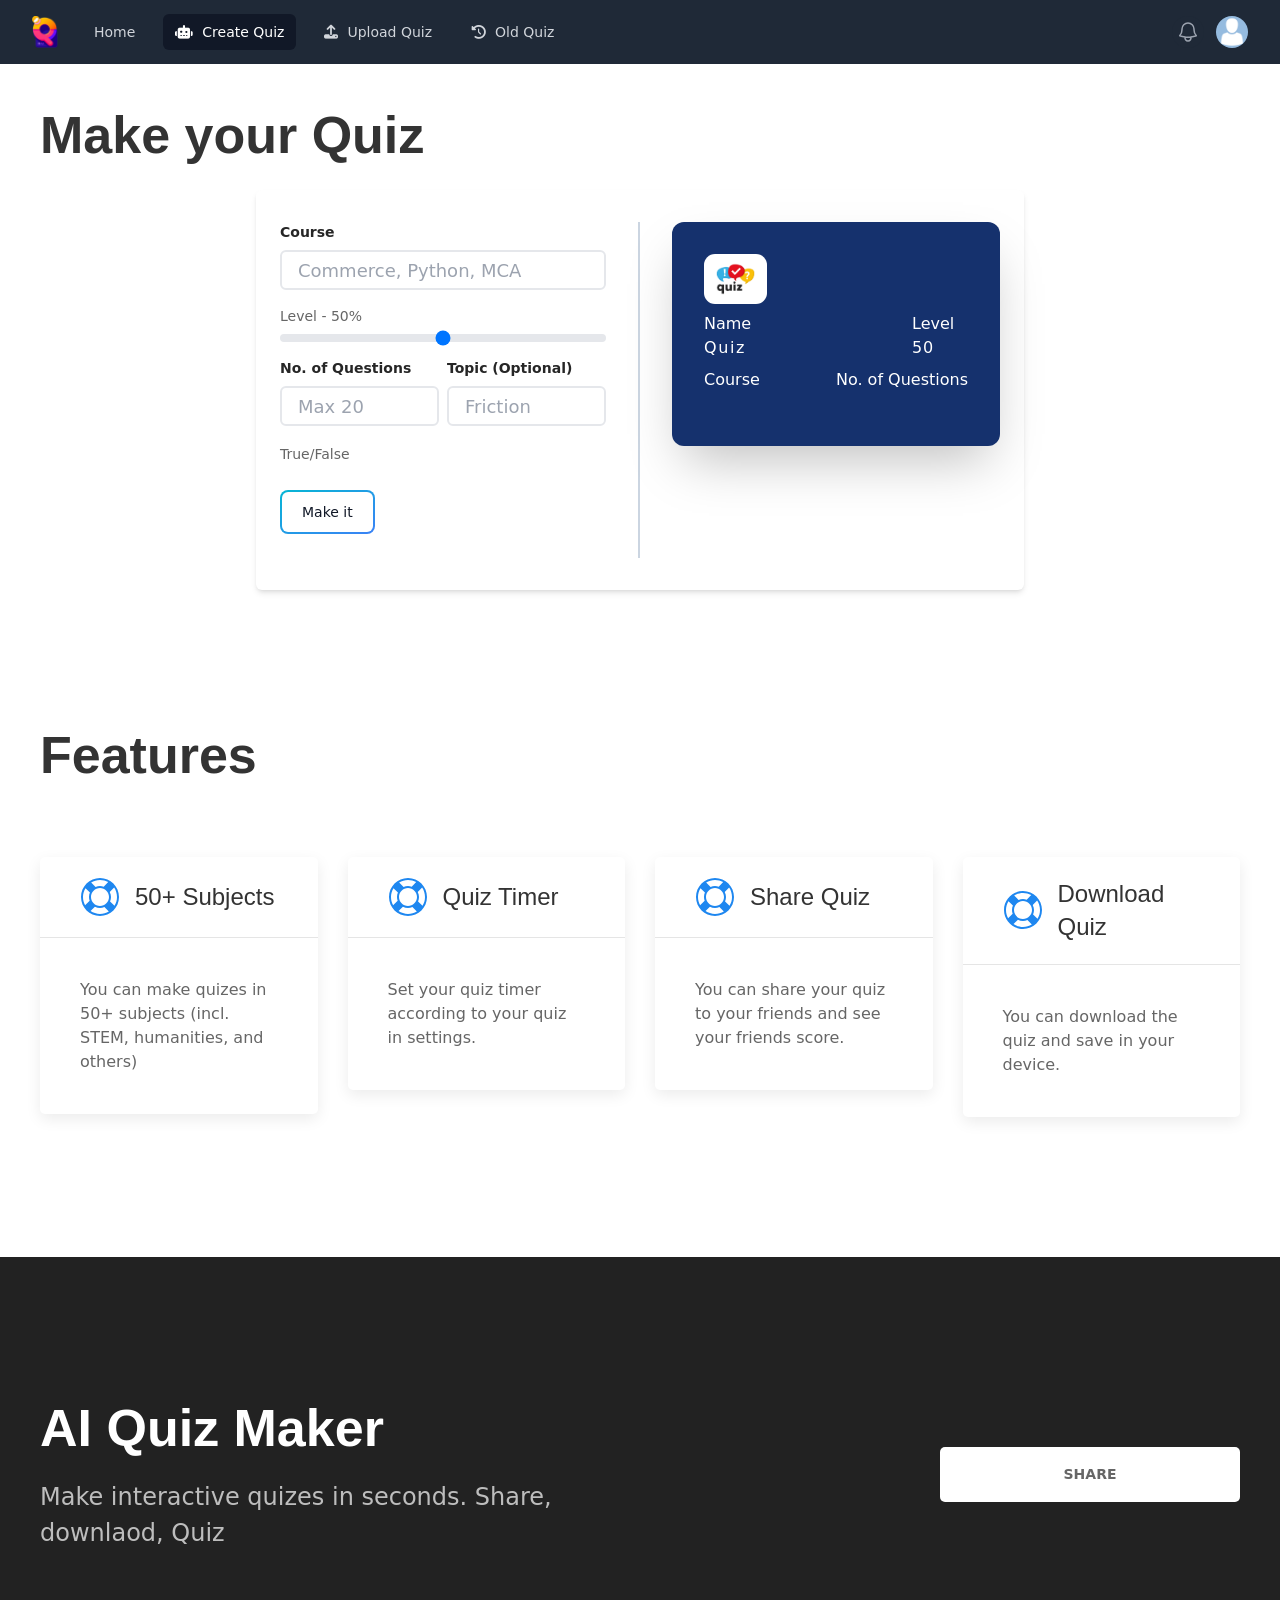
<file: templates/create.html>
<html lang="en">

<head>
    <meta charset="UTF-8">
    <meta name="viewport" content="width=device-width, initial-scale=1.0">
    <link rel="icon" type="image/png" href="/static/images/favicon.png">

    <!-- UIkit CSS -->
    <link rel="stylesheet" href="/static/css/uikit.css">
    <link rel="stylesheet" href="https://cdnjs.cloudflare.com/ajax/libs/font-awesome/6.4.2/css/all.min.css">

    <link rel="stylesheet" href="/static/css/tailwindcss.css">


    <!-- Meta Tags -->

    <!-- Primary Meta Tags -->
    <title>AI Quiz Maker — Create interactive quizzes.</title>
    <meta name="robots" content="index, follow">
    <meta name="title"
        content="AI Quiz Maker — Create interactive quizzes that inhance your studys to another level." />

    <meta name="keywords"
        content="ai quiz maker, quiz maker, interactive quizzes, quizzes for teachers, quizzes for students">
    <meta name="description"
        content="Make your own quiz with our Free AI online quiz maker. Just enter Class & Subject. Adjust your level." />
    <meta name='Classification' content='Education'>



    <!-- Open Graph / Facebook -->
    <meta property="og:type" content="website" />
    <meta property="og:title"
        content="AI Quiz Maker — Create interactive quizzes that inhance your studys to another level." />
    <meta property="og:description"
        content="Make your own quiz with our Free AI online quiz maker. Just enter Class & Subject. Adjust your level." />
    <meta property="og:image" content="/static/images/home.png" />
    <meta property="og:type" content="website">
    <meta property="og:site_name" content="AI Quiz Maker">
    <meta name="apple-mobile-web-app-capable" content="yes">
    <meta name="apple-mobile-web-app-status-bar-style" content="white">
    <meta name="theme-color" content="#ffffff">
    <meta name="format-detection" content="telephone=no">
    <meta name='coverage' content='Worldwide'>
    <meta name='distribution' content='Global'>


    <!-- Twitter -->
    <meta property="twitter:card" content="summary_large_image" />
    <meta property="twitter:title"
        content="AI Quiz Maker — Create interactive quizzes that inhance your studys to another level." />
    <meta property="twitter:description"
        content="Make your own quiz with our Free AI online quiz maker. Just enter Class & Subject. Adjust your level." />
    <meta property="twitter:image" content="/static/images/home.png" />

    <!-- Icons -->
    <link rel="apple-touch-icon" sizes="180x180" href="/static/icons/apple-touch-icon.png">
    <link rel="icon" type="image/png" sizes="32x32" href="/static/icons/favicon-32x32.png">
    <link rel="icon" type="image/png" sizes="16x16" href="/static/icons/favicon-16x16.png">
    <link rel="manifest" href="/static/icons/site.webmanifest">
    <link rel="mask-icon" href="/static/icons/safari-pinned-tab.svg" color="#5bbad5">
    <link rel="shortcut icon" href="/static/icons/favicon.ico">
    <meta name="msapplication-TileColor" content="#9f00a7">
    <meta name="msapplication-config" content="/static/icons/browserconfig.xml">


<body>
    <!-- Start Header -->
    <nav class="bg-gray-800">
        <div class="mx-auto max-w-7xl px-2 sm:px-6 lg:px-8">
            <div class="relative flex h-16 items-center justify-between">
                <div class="absolute inset-y-0 left-0 flex items-center sm:hidden">
                    <!-- Mobile menu button-->
                    <button type="button"
                        class="relative inline-flex items-center justify-center rounded-md p-2 text-gray-400 hover:bg-gray-700 hover:text-white focus:outline-none focus:ring-2 focus:ring-inset focus:ring-white"
                        onclick="toggle_nav()" aria-controls="mobile-menu" aria-expanded="false">
                        <span class="absolute -inset-0.5"></span>
                        <span class="sr-only">Open main menu</span>
                        <!--
                  Icon when menu is closed.
      
                  Menu open: "hidden", Menu closed: "block"
                -->
                        <svg class="block h-6 w-6" fill="none" viewBox="0 0 24 24" stroke-width="1.5"
                            stroke="currentColor" aria-hidden="true">
                            <path stroke-linecap="round" stroke-linejoin="round"
                                d="M3.75 6.75h16.5M3.75 12h16.5m-16.5 5.25h16.5" />
                        </svg>
                        <!--
                  Icon when menu is open.
      
                  Menu open: "block", Menu closed: "hidden"
                -->
                        <svg class="hidden h-6 w-6" fill="none" viewBox="0 0 24 24" stroke-width="1.5"
                            stroke="currentColor" aria-hidden="true">
                            <path stroke-linecap="round" stroke-linejoin="round" d="M6 18L18 6M6 6l12 12" />
                        </svg>
                    </button>
                </div>
                <div class="flex flex-1 items-center justify-center sm:items-stretch sm:justify-start">
                    <div class="flex flex-shrink-0 items-center">
                        <img class="h-8 w-auto" src="/static/images/favicon.png" alt="AI Quiz Maker logo">
                    </div>
                    <div class="hidden sm:ml-6 sm:block">
                        <div class="flex space-x-4">
                            <!-- Current: "bg-gray-900 text-white", Default: "text-gray-300 hover:bg-gray-700 hover:text-white" -->
                            <a href="/"
                                class="text-gray-300 hover:bg-gray-700 hover:text-white rounded-md px-3 py-2 text-sm font-medium"
                                aria-current="page">Home</a>
                            <a href="#makequiz" class="bg-gray-900 text-white rounded-md px-3 py-2 text-sm font-medium"
                                onclick="event.preventDefault();document.getElementById('makequiz').scrollIntoView({ behavior: 'smooth' });">
                                <i class="fa-solid fa-robot"></i>&ThickSpace; Create Quiz</a>
                            <input type="file" id="jsonFile" name="jsonFile" oninput="uploadFile()" accept=".json"
                                style="position: fixed;visibility: hidden;">
                            <a href="#makequiz"
                                class="text-gray-300 hover:bg-gray-700 hover:text-white rounded-md px-3 py-2 text-sm font-medium"
                                onclick="event.preventDefault();document.getElementById('jsonFile').click()">
                                <i class="fas fa-upload"></i>&ThickSpace; Upload Quiz

                            </a>
                            <a href="http://127.0.0.1:5000/old-quiz"
                                class="text-gray-300 hover:bg-gray-700 hover:text-white rounded-md px-3 py-2 text-sm font-medium">
                                <i class="fa-solid fa-clock-rotate-left"></i>&ThickSpace; Old Quiz

                            </a>
                            <!-- <a href="#setting"
                                class="text-gray-300 hover:bg-gray-700 hover:text-white rounded-md px-3 py-2 text-sm font-medium">
                                <i class="fas fa-gear"></i>&ThickSpace; Settings

                            </a> -->

                        </div>
                    </div>
                </div>
                <div class="absolute inset-y-0 right-0 flex items-center pr-2 sm:static sm:inset-auto sm:ml-6 sm:pr-0">

                    <button type="button"
                        class="relative rounded-full bg-gray-800 p-1 text-gray-400 hover:text-white focus:outline-none focus:ring-2 focus:ring-white focus:ring-offset-2 focus:ring-offset-gray-800">
                        <span class="absolute -inset-1.5"></span>
                        <span class="sr-only">View notifications</span>
                        <svg class="h-6 w-6" fill="none" viewBox="0 0 24 24" stroke-width="1.5" stroke="currentColor"
                            aria-hidden="true">
                            <path stroke-linecap="round" stroke-linejoin="round"
                                d="M14.857 17.082a23.848 23.848 0 005.454-1.31A8.967 8.967 0 0118 9.75v-.7V9A6 6 0 006 9v.75a8.967 8.967 0 01-2.312 6.022c1.733.64 3.56 1.085 5.455 1.31m5.714 0a24.255 24.255 0 01-5.714 0m5.714 0a3 3 0 11-5.714 0" />
                        </svg>
                    </button>

                    <!-- Profile dropdown -->
                    <div class="relative ml-3" onclick="toggle_user()">
                        <div>
                            <button type="button"
                                class="relative flex rounded-full bg-gray-800 text-sm focus:outline-none focus:ring-2 focus:ring-white focus:ring-offset-2 focus:ring-offset-gray-800"
                                id="user-menu-button" aria-expanded="false" aria-haspopup="true">
                                <span class="absolute -inset-1.5"></span>
                                <span class="sr-only">Open user menu</span>
                                <img class="h-8 w-8 rounded-full" src="/static/images/avatar-1577909_1280.webp" alt="">
                            </button>

                        </div>

                        <!--
                  Dropdown menu, show/hide based on menu state.
      
                  Entering: "transition ease-out duration-100"
                    From: "transform opacity-0 scale-95"
                    To: "transform opacity-100 scale-100"
                  Leaving: "transition ease-in duration-75"
                    From: "transform opacity-100 scale-100"
                    To: "transform opacity-0 scale-95"
                -->
                        <div class="absolute right-0 z-10 mt-2 w-48 origin-top-right rounded-md bg-white py-1 shadow-lg ring-1 ring-black ring-opacity-5 focus:outline-none"
                            role="menu" aria-orientation="vertical" aria-labelledby="user-menu-button" tabindex="-1"
                            id="user-bar" style="display: none;">
                            <!-- Active: "bg-gray-100", Not Active: "" -->
                            <a href="/old-quiz" class="block px-4 py-2 text-sm text-gray-700" role="menuitem" tabindex="-1"
                                id="user-menu-item-0">Your Quiz</a>

                        </div>
                    </div>
                </div>
            </div>
        </div>

        <!-- Mobile menu, show/hide based on menu state. -->
        <div class="sm:hidden" id="mobile-menu" style="display: none;">
            <div class="space-y-1 px-2 pb-3 pt-2">
                <!-- Current: "bg-gray-900 text-white", Default: "text-gray-300 hover:bg-gray-700 hover:text-white" -->
                <a href="/"
                    class="text-gray-300 hover:bg-gray-700 hover:text-white block rounded-md px-3 py-2 text-base font-medium">Home</a>
                <a href="" class="bg-gray-900 text-white block rounded-md px-3 py-2 text-base font-medium"
                    onclick="event.preventDefault();document.getElementById('makequiz').scrollIntoView({ behavior: 'smooth' });"
                    aria-current="page">Create
                    Quiz</a>
                <a href=""
                    class="text-gray-300 hover:bg-gray-700 hover:text-white block rounded-md px-3 py-2 text-base font-medium"
                    onclick="event.preventDefault();document.getElementById('jsonFile').click()">
                    <i class="fas fa-upload"></i>&ThickSpace; Upload Quiz

                </a>
                <a href="/old-quiz"
                    class="text-gray-300 hover:bg-gray-700 hover:text-white block rounded-md px-3 py-2 text-base font-medium">
                    <i class="fa-solid fa-clock-rotate-left"></i>&ThickSpace; Old Quiz

                </a>
                <!-- <a href="#"
                    class="text-gray-300 hover:bg-gray-700 hover:text-white block rounded-md px-3 py-2 text-base font-medium"><i
                        class="fas fa-gear"></i>&ThickSpace; Settings

                </a> -->
            </div>
        </div>
    </nav>



    <!-- Start Features -->
    <section id="makequiz">
        <div class="uk-container">
            <div class="uk-grid-medium uk-child-width-1-2@s uk-margin-medium-top uk-grid uk-grid-stack" uk-grid="">
                <div class="uk-first-column">
                    <h2 class="uk-text-bold uk-heading-small">Make your Quiz</h2>
                </div>

            </div>
            <!-- component -->
            <style>
                .crediCard.seeBack {
                    transform: rotateY(-180deg);
                }
            </style>
            <main class="flex flex-col items-center justify-between p-6 lg:p-14">
                <div
                    class="bg-white w-full max-w-3xl mx-auto px-4 lg:px-6 py-8 shadow-md rounded-md flex flex-col lg:flex-row">
                    <div class="w-full lg:w-1/2 lg:pr-8 lg:border-r-2 lg:border-slate-300">
                        <form action="" onsubmit="event.preventDefault();create()">
                            <div class="mb-4">
                                <label class="text-neutral-800 font-bold text-sm mb-2 block">Course</label>
                                <input id="subject" type="text" oninput="chk_c()"
                                    class="flex h-10 w-full rounded-md border-2 bg-background px-4 py-1.5 text-lg ring-offset-background placeholder:text-muted-foreground focus-visible:outline-none focus-visible:border-purple-600 focus-visible:ring-ring focus-visible:ring-offset-2 disabled:cursor-not-allowed disabled:opacity-50 undefined"
                                    placeholder="Commerce, Python, MCA" value="" />
                            </div>
                            <div class="mb-4">

                                <label for="default-range"
                                    class="block mb-2 text-sm font-medium text-black-900 dark:text-black" id="lp">Level
                                    -
                                    50%</label>
                                <input id="level" type="range" value="50"
                                    oninput="chk_c();document.getElementById('lp').innerText = `Level - ${document.getElementById('level').value}%`"
                                    class="w-full h-2 bg-gray-200 rounded-lg appearance-none cursor-pointer dark:bg-gray-700">

                            </div>
                            <div class="flex gap-x-2 mb-4">
                                <div class="block">
                                    <label class="text-neutral-800 font-bold text-sm mb-2 block">No. of
                                        Questions</label>
                                    <input id="question" type="number"
                                        class="flex h-10 w-full rounded-md border-2 bg-background px-4 py-1.5 text-lg ring-offset-background placeholder:text-muted-foreground focus-visible:outline-none focus-visible:border-purple-600 focus-visible:ring-ring focus-visible:ring-offset-2 disabled:cursor-not-allowed disabled:opacity-50 undefined"
                                        placeholder="Max 20" oninput="chk_c()" value="" />
                                </div>
                                <div class="block">
                                    <label class="text-neutral-800 font-bold text-sm mb-2 block">Topic
                                        (Optional)</label>
                                    <input id="chapter" type="text"
                                        class="flex h-10 w-full rounded-md border-2 bg-background px-4 py-1.5 text-lg ring-offset-background placeholder:text-muted-foreground focus-visible:outline-none focus-visible:border-purple-600 focus-visible:ring-ring focus-visible:ring-offset-2 disabled:cursor-not-allowed disabled:opacity-50 undefined"
                                        placeholder="Friction" oninput="chk_c()" value="" />
                                </div>
                            </div>
                            <div class="mb-4" style="display: none;">
                                <label class="text-neutral-800 font-bold text-sm mb-2 block">Specify a quiz name</label>
                                <input id="name" type="text"
                                    class="flex h-10 w-full rounded-md border-2 bg-background px-4 py-1.5 text-lg ring-offset-background placeholder:text-muted-foreground focus-visible:outline-none focus-visible:border-purple-600 focus-visible:ring-ring focus-visible:ring-offset-2 disabled:cursor-not-allowed disabled:opacity-50 undefined"
                                    placeholder="MyQuiz1" value="Quiz" oninput="chk_c()" />
                            </div>
                            <label class="inline-flex items-center cursor-pointer">
                                <input type="checkbox" value="" class="sr-only peer" id="trueFalse">
                                <div
                                    class="relative w-11 h-6 bg-gray-200 peer-focus:outline-none peer-focus:ring-4 peer-focus:ring-blue-300 rounded-full peer-checked:after:translate-x-full after:content-[''] after:absolute after:top-[2px] after:start-[2px] after:bg-white after:border-gray-300 after:border after:rounded-full after:h-5 after:w-5 after:transition-all peer-checked:bg-blue-600">
                                </div>
                                <span class="ms-3 text-sm font-medium text-black">True/False</span>
                            </label>
                            <br>
                            <br>
                            <button type="submit"
                                id="generate-quiz"
                                class="relative inline-flex items-center justify-center p-0.5 mb-2 me-2 overflow-hidden text-sm font-medium text-gray-900 rounded-lg group bg-gradient-to-br from-cyan-500 to-blue-500 group-hover:from-cyan-500 group-hover:to-blue-500 hover:text-white dark:text-white focus:ring-4 focus:outline-none focus:ring-cyan-200 dark:focus:ring-cyan-800">
                                <span
                                    class="relative px-5 py-2.5 transition-all ease-in duration-75 bg-white dark:bg-gray-900 rounded-md group-hover:bg-opacity-0">
                                    Make it
                                </span>
                            </button>
                            <p id="generation-error" role="alert" hidden class="mt-2 text-sm text-red-600"></p>
                        </form>
                    </div>

                    <div class="w-full lg:w-1/2 lg:pl-8">
                        <div class="w-full max-w-sm h-56" style="perspective: 1000px">
                            <div id="creditCard"
                                class="relative crediCard cursor-pointer transition-transform duration-500"
                                style="transform-style: preserve-3d">
                                <div class="w-full h-56 m-auto rounded-xl text-white shadow-2xl absolute"
                                    style="backface-visibility: hidden;background-color: rgb(21, 49, 109);">
                                    <!-- <img src="/static/images/neon.jpeg"
                                        class="relative object-cover w-full h-full rounded-xl" /> -->
                                    <div class="w-full px-8 absolute top-8">
                                        <div class="text-right">
                                            <img src="/static/images/quiz.webp"
                                                style="height: 50px; border-radius: 11px;" alt="">
                                        </div>

                                        <div class="pt-2 flex justify-between">
                                            <div>
                                                <p class="font-light">Name</p>
                                                <p id="name_l" class="font-medium tracking-widest h-6">
                                                    Quiz1
                                                </p>
                                            </div>
                                            <div>
                                                <p class="font-dark">Level</p>
                                                <p id="level_l" class="font-medium tracking-wider h-6 w-14">
                                                    50%
                                                </p>
                                            </div>
                                        </div>
                                        <div class="pt-2 flex justify-between">
                                            <div>
                                                <p class="font-light">Course</p>
                                                <p id="subject_l" class="font-medium tracking-widest h-6">
                                                    Hindi
                                                </p>
                                            </div>
                                            <div>
                                                <p class="font-dark">No. of Questions</p>
                                                <p id="question_l" class="font-medium tracking-wider h-6 w-14">
                                                    0
                                                </p>
                                            </div>
                                        </div>
                                    </div>
                                </div>
                                <div class="w-full h-56 m-auto absolute"
                                    style="backface-visibility: hidden; transform: rotateY(180deg)">

                                    <div id="rq1">
                                        <div id="rq1-1"
                                            class="flex items-center w-full max-w-xs p-4 space-x-4 rtl:space-x-reverse text-gray-500 bg-white divide-x rtl:divide-x-reverse divide-gray-200 rounded-lg shadow dark:text-gray-400 dark:divide-gray-700 space dark:bg-gray-800"
                                            role="alert">
                                            <div role="status">
                                                <svg aria-hidden="true"
                                                    class="inline w-10 h-10text-gray-200 animate-spin dark:text-gray-600 fill-blue-600"
                                                    viewBox="0 0 100 101" fill="none"
                                                    xmlns="http://www.w3.org/2000/svg">
                                                    <path
                                                        d="M100 50.5908C100 78.2051 77.6142 100.591 50 100.591C22.3858 100.591 0 78.2051 0 50.5908C0 22.9766 22.3858 0.59082 50 0.59082C77.6142 0.59082 100 22.9766 100 50.5908ZM9.08144 50.5908C9.08144 73.1895 27.4013 91.5094 50 91.5094C72.5987 91.5094 90.9186 73.1895 90.9186 50.5908C90.9186 27.9921 72.5987 9.67226 50 9.67226C27.4013 9.67226 9.08144 27.9921 9.08144 50.5908Z"
                                                        fill="currentColor" />
                                                    <path
                                                        d="M93.9676 39.0409C96.393 38.4038 97.8624 35.9116 97.0079 33.5539C95.2932 28.8227 92.871 24.3692 89.8167 20.348C85.8452 15.1192 80.8826 10.7238 75.2124 7.41289C69.5422 4.10194 63.2754 1.94025 56.7698 1.05124C51.7666 0.367541 46.6976 0.446843 41.7345 1.27873C39.2613 1.69328 37.813 4.19778 38.4501 6.62326C39.0873 9.04874 41.5694 10.4717 44.0505 10.1071C47.8511 9.54855 51.7191 9.52689 55.5402 10.0491C60.8642 10.7766 65.9928 12.5457 70.6331 15.2552C75.2735 17.9648 79.3347 21.5619 82.5849 25.841C84.9175 28.9121 86.7997 32.2913 88.1811 35.8758C89.083 38.2158 91.5421 39.6781 93.9676 39.0409Z"
                                                        fill="currentFill" />
                                                </svg>
                                                <span class="sr-only">Loading...</span>
                                            </div>
                                            <div class="ps-4 text-sm font-normal">Sending request to server...</div>
                                        </div>
                                        <div id="rq1-2" style="display: none;"
                                            class="flex items-center w-full max-w-xs p-4 space-x-4 rtl:space-x-reverse text-gray-500 bg-white divide-x rtl:divide-x-reverse divide-gray-200 rounded-lg shadow dark:text-gray-400 dark:divide-gray-700 space dark:bg-gray-800"
                                            role="alert">
                                            <div role="status">
                                                <img src="/static/images/checked.png" style="height: 30px;">
                                                <span class="sr-only">Loading...</span>
                                            </div>
                                            <div class="ps-4 text-sm font-normal">Request successfully send!</div>
                                        </div>
                                        <br>
                                    </div>
                                    <div id="rq2" style="display: none;">

                                        <div id="rq2-1"
                                            class="flex items-center w-full max-w-xs p-4 space-x-4 rtl:space-x-reverse text-gray-500 bg-white divide-x rtl:divide-x-reverse divide-gray-200 rounded-lg shadow dark:text-gray-400 dark:divide-gray-700 space dark:bg-gray-800"
                                            role="alert">
                                            <div role="status">
                                                <svg aria-hidden="true"
                                                    class="inline w-10 h-10text-gray-200 animate-spin dark:text-gray-600 fill-blue-600"
                                                    viewBox="0 0 100 101" fill="none"
                                                    xmlns="http://www.w3.org/2000/svg">
                                                    <path
                                                        d="M100 50.5908C100 78.2051 77.6142 100.591 50 100.591C22.3858 100.591 0 78.2051 0 50.5908C0 22.9766 22.3858 0.59082 50 0.59082C77.6142 0.59082 100 22.9766 100 50.5908ZM9.08144 50.5908C9.08144 73.1895 27.4013 91.5094 50 91.5094C72.5987 91.5094 90.9186 73.1895 90.9186 50.5908C90.9186 27.9921 72.5987 9.67226 50 9.67226C27.4013 9.67226 9.08144 27.9921 9.08144 50.5908Z"
                                                        fill="currentColor" />
                                                    <path
                                                        d="M93.9676 39.0409C96.393 38.4038 97.8624 35.9116 97.0079 33.5539C95.2932 28.8227 92.871 24.3692 89.8167 20.348C85.8452 15.1192 80.8826 10.7238 75.2124 7.41289C69.5422 4.10194 63.2754 1.94025 56.7698 1.05124C51.7666 0.367541 46.6976 0.446843 41.7345 1.27873C39.2613 1.69328 37.813 4.19778 38.4501 6.62326C39.0873 9.04874 41.5694 10.4717 44.0505 10.1071C47.8511 9.54855 51.7191 9.52689 55.5402 10.0491C60.8642 10.7766 65.9928 12.5457 70.6331 15.2552C75.2735 17.9648 79.3347 21.5619 82.5849 25.841C84.9175 28.9121 86.7997 32.2913 88.1811 35.8758C89.083 38.2158 91.5421 39.6781 93.9676 39.0409Z"
                                                        fill="currentFill" />
                                                </svg>
                                                <span class="sr-only">Loading...</span>
                                            </div>
                                            <div class="ps-4 text-sm font-normal">Proccessing your request...</div>
                                        </div>

                                        <div id="rq2-2" style="display: none;"
                                            class="flex items-center w-full max-w-xs p-4 space-x-4 rtl:space-x-reverse text-gray-500 bg-white divide-x rtl:divide-x-reverse divide-gray-200 rounded-lg shadow dark:text-gray-400 dark:divide-gray-700 space dark:bg-gray-800"
                                            role="alert">
                                            <div role="status">
                                                <img src="/static/images/checked.png" style="height: 30px;">

                                                <span class="sr-only">Loading...</span>
                                            </div>
                                            <div class="ps-4 text-sm font-normal">Request proccessed successfully.</div>
                                        </div>

                                    </div>
                                    <br>
                                    <div id="rq3" style="display: none;">

                                        <div id="rq3-1"
                                            class="flex items-center w-full max-w-xs p-4 space-x-4 rtl:space-x-reverse text-gray-500 bg-white divide-x rtl:divide-x-reverse divide-gray-200 rounded-lg shadow dark:text-gray-400 dark:divide-gray-700 space dark:bg-gray-800"
                                            role="alert">
                                            <div role="status">
                                                <svg aria-hidden="true"
                                                    class="inline w-10 h-10text-gray-200 animate-spin dark:text-gray-600 fill-blue-600"
                                                    viewBox="0 0 100 101" fill="none"
                                                    xmlns="http://www.w3.org/2000/svg">
                                                    <path
                                                        d="M100 50.5908C100 78.2051 77.6142 100.591 50 100.591C22.3858 100.591 0 78.2051 0 50.5908C0 22.9766 22.3858 0.59082 50 0.59082C77.6142 0.59082 100 22.9766 100 50.5908ZM9.08144 50.5908C9.08144 73.1895 27.4013 91.5094 50 91.5094C72.5987 91.5094 90.9186 73.1895 90.9186 50.5908C90.9186 27.9921 72.5987 9.67226 50 9.67226C27.4013 9.67226 9.08144 27.9921 9.08144 50.5908Z"
                                                        fill="currentColor" />
                                                    <path
                                                        d="M93.9676 39.0409C96.393 38.4038 97.8624 35.9116 97.0079 33.5539C95.2932 28.8227 92.871 24.3692 89.8167 20.348C85.8452 15.1192 80.8826 10.7238 75.2124 7.41289C69.5422 4.10194 63.2754 1.94025 56.7698 1.05124C51.7666 0.367541 46.6976 0.446843 41.7345 1.27873C39.2613 1.69328 37.813 4.19778 38.4501 6.62326C39.0873 9.04874 41.5694 10.4717 44.0505 10.1071C47.8511 9.54855 51.7191 9.52689 55.5402 10.0491C60.8642 10.7766 65.9928 12.5457 70.6331 15.2552C75.2735 17.9648 79.3347 21.5619 82.5849 25.841C84.9175 28.9121 86.7997 32.2913 88.1811 35.8758C89.083 38.2158 91.5421 39.6781 93.9676 39.0409Z"
                                                        fill="currentFill" />
                                                </svg>
                                                <span class="sr-only">Loading...</span>
                                            </div>
                                            <div class="ps-4 text-sm font-normal">Getting response.</div>
                                        </div>

                                        <div id="rq3-2" style="display: none;"
                                            class="flex items-center w-full max-w-xs p-4 space-x-4 rtl:space-x-reverse text-gray-500 bg-white divide-x rtl:divide-x-reverse divide-gray-200 rounded-lg shadow dark:text-gray-400 dark:divide-gray-700 space dark:bg-gray-800"
                                            role="alert">
                                            <div role="status">
                                                <img src="/static/images/checked.png" style="height: 30px;">

                                                <span class="sr-only">Loading...</span>
                                            </div>
                                            <div class="ps-4 text-sm font-normal">Response get successfully.</div>
                                        </div>
                                        <br>
                                    </div>
                                    <br>
                                    <div id="rq4" style="display: none;">

                                        <div id="rq4-1"
                                            class="flex items-center w-full max-w-xs p-4 space-x-4 rtl:space-x-reverse text-gray-500 bg-white divide-x rtl:divide-x-reverse divide-gray-200 rounded-lg shadow dark:text-gray-400 dark:divide-gray-700 space dark:bg-gray-800"
                                            role="alert">
                                            <div role="status">
                                                <svg aria-hidden="true"
                                                    class="inline w-10 h-10text-gray-200 animate-spin dark:text-gray-600 fill-blue-600"
                                                    viewBox="0 0 100 101" fill="none"
                                                    xmlns="http://www.w3.org/2000/svg">
                                                    <path
                                                        d="M100 50.5908C100 78.2051 77.6142 100.591 50 100.591C22.3858 100.591 0 78.2051 0 50.5908C0 22.9766 22.3858 0.59082 50 0.59082C77.6142 0.59082 100 22.9766 100 50.5908ZM9.08144 50.5908C9.08144 73.1895 27.4013 91.5094 50 91.5094C72.5987 91.5094 90.9186 73.1895 90.9186 50.5908C90.9186 27.9921 72.5987 9.67226 50 9.67226C27.4013 9.67226 9.08144 27.9921 9.08144 50.5908Z"
                                                        fill="currentColor" />
                                                    <path
                                                        d="M93.9676 39.0409C96.393 38.4038 97.8624 35.9116 97.0079 33.5539C95.2932 28.8227 92.871 24.3692 89.8167 20.348C85.8452 15.1192 80.8826 10.7238 75.2124 7.41289C69.5422 4.10194 63.2754 1.94025 56.7698 1.05124C51.7666 0.367541 46.6976 0.446843 41.7345 1.27873C39.2613 1.69328 37.813 4.19778 38.4501 6.62326C39.0873 9.04874 41.5694 10.4717 44.0505 10.1071C47.8511 9.54855 51.7191 9.52689 55.5402 10.0491C60.8642 10.7766 65.9928 12.5457 70.6331 15.2552C75.2735 17.9648 79.3347 21.5619 82.5849 25.841C84.9175 28.9121 86.7997 32.2913 88.1811 35.8758C89.083 38.2158 91.5421 39.6781 93.9676 39.0409Z"
                                                        fill="currentFill" />
                                                </svg>
                                                <span class="sr-only">Loading...</span>
                                            </div>
                                            <div class="ps-4 text-sm font-normal">Cleaning...</div>
                                        </div>

                                        <div id="rq4-2" style="display: none;"
                                            class="flex items-center w-full max-w-xs p-4 space-x-4 rtl:space-x-reverse text-gray-500 bg-white divide-x rtl:divide-x-reverse divide-gray-200 rounded-lg shadow dark:text-gray-400 dark:divide-gray-700 space dark:bg-gray-800"
                                            role="alert">
                                            <div role="status">
                                                <img src="/static/images/checked.png" style="height: 30px;">

                                                <span class="sr-only">Loading...</span>
                                            </div>
                                            <div class="ps-4 text-sm font-normal">Good Luck!</div>
                                        </div>
                                        <br>
                                    </div>

                                </div>
                            </div>
                        </div>
                    </div>
                </div>


            </main>
        </div>
    </section>
    <!-- Start Features -->
    <section>
        <div class="uk-section uk-margin-large-bottom">
            <div class="uk-container">
                <div class="uk-grid-medium uk-child-width-1-2@s uk-margin-medium-top uk-grid uk-grid-stack" uk-grid="">
                    <div class="uk-first-column">
                        <h2 class="uk-text-bold uk-heading-small">Features</h2>
                    </div>

                </div>
                <div class="uk-grid-medium uk-child-width-1-4@s uk-margin-large-top uk-grid" uk-grid="">
                    <div class="uk-first-column">
                        <div class="uk-card uk-card-default uk-card-hover uk-border-rounded">
                            <div class="uk-card-header">
                                <div class="uk-grid-small uk-flex-middle uk-grid" uk-grid="">
                                    <div class="uk-width-auto uk-first-column">
                                        <span class="uk-text-primary uk-icon" uk-icon="icon: lifesaver; ratio: 2"><svg
                                                width="40" height="40" viewBox="0 0 20 20"
                                                xmlns="http://www.w3.org/2000/svg">
                                                <path
                                                    d="M10,0.5 C4.76,0.5 0.5,4.76 0.5,10 C0.5,15.24 4.76,19.5 10,19.5 C15.24,19.5 19.5,15.24 19.5,10 C19.5,4.76 15.24,0.5 10,0.5 L10,0.5 Z M10,1.5 C11.49,1.5 12.89,1.88 14.11,2.56 L11.85,4.82 C11.27,4.61 10.65,4.5 10,4.5 C9.21,4.5 8.47,4.67 7.79,4.96 L5.58,2.75 C6.87,1.95 8.38,1.5 10,1.5 L10,1.5 Z M4.96,7.8 C4.67,8.48 4.5,9.21 4.5,10 C4.5,10.65 4.61,11.27 4.83,11.85 L2.56,14.11 C1.88,12.89 1.5,11.49 1.5,10 C1.5,8.38 1.95,6.87 2.75,5.58 L4.96,7.79 L4.96,7.8 L4.96,7.8 Z M10,18.5 C8.25,18.5 6.62,17.97 5.27,17.06 L7.46,14.87 C8.22,15.27 9.08,15.5 10,15.5 C10.79,15.5 11.53,15.33 12.21,15.04 L14.42,17.25 C13.13,18.05 11.62,18.5 10,18.5 L10,18.5 Z M10,14.5 C7.52,14.5 5.5,12.48 5.5,10 C5.5,7.52 7.52,5.5 10,5.5 C12.48,5.5 14.5,7.52 14.5,10 C14.5,12.48 12.48,14.5 10,14.5 L10,14.5 Z M15.04,12.21 C15.33,11.53 15.5,10.79 15.5,10 C15.5,9.08 15.27,8.22 14.87,7.46 L17.06,5.27 C17.97,6.62 18.5,8.25 18.5,10 C18.5,11.62 18.05,13.13 17.25,14.42 L15.04,12.21 L15.04,12.21 Z">
                                                </path>
                                            </svg></span>
                                    </div>
                                    <div class="uk-width-expand">
                                        <h3 class="uk-card-title uk-margin-remove-bottom">50+ Subjects</h3>
                                    </div>
                                </div>
                            </div>
                            <div class="uk-card-body">
                                <p>You can make quizes in 50+ subjects (incl. STEM, humanities, and others)</p>
                            </div>
                        </div>
                    </div>
                    <div>
                        <div class="uk-card uk-card-default uk-card-hover uk-border-rounded">
                            <div class="uk-card-header">
                                <div class="uk-grid-small uk-flex-middle uk-grid" uk-grid="">
                                    <div class="uk-width-auto uk-first-column">
                                        <span class="uk-text-primary uk-icon" uk-icon="icon: lifesaver; ratio: 2"><svg
                                                width="40" height="40" viewBox="0 0 20 20"
                                                xmlns="http://www.w3.org/2000/svg">
                                                <path
                                                    d="M10,0.5 C4.76,0.5 0.5,4.76 0.5,10 C0.5,15.24 4.76,19.5 10,19.5 C15.24,19.5 19.5,15.24 19.5,10 C19.5,4.76 15.24,0.5 10,0.5 L10,0.5 Z M10,1.5 C11.49,1.5 12.89,1.88 14.11,2.56 L11.85,4.82 C11.27,4.61 10.65,4.5 10,4.5 C9.21,4.5 8.47,4.67 7.79,4.96 L5.58,2.75 C6.87,1.95 8.38,1.5 10,1.5 L10,1.5 Z M4.96,7.8 C4.67,8.48 4.5,9.21 4.5,10 C4.5,10.65 4.61,11.27 4.83,11.85 L2.56,14.11 C1.88,12.89 1.5,11.49 1.5,10 C1.5,8.38 1.95,6.87 2.75,5.58 L4.96,7.79 L4.96,7.8 L4.96,7.8 Z M10,18.5 C8.25,18.5 6.62,17.97 5.27,17.06 L7.46,14.87 C8.22,15.27 9.08,15.5 10,15.5 C10.79,15.5 11.53,15.33 12.21,15.04 L14.42,17.25 C13.13,18.05 11.62,18.5 10,18.5 L10,18.5 Z M10,14.5 C7.52,14.5 5.5,12.48 5.5,10 C5.5,7.52 7.52,5.5 10,5.5 C12.48,5.5 14.5,7.52 14.5,10 C14.5,12.48 12.48,14.5 10,14.5 L10,14.5 Z M15.04,12.21 C15.33,11.53 15.5,10.79 15.5,10 C15.5,9.08 15.27,8.22 14.87,7.46 L17.06,5.27 C17.97,6.62 18.5,8.25 18.5,10 C18.5,11.62 18.05,13.13 17.25,14.42 L15.04,12.21 L15.04,12.21 Z">
                                                </path>
                                            </svg></span>
                                    </div>
                                    <div class="uk-width-expand">
                                        <h3 class="uk-card-title uk-margin-remove-bottom">Quiz Timer</h3>
                                    </div>
                                </div>
                            </div>
                            <div class="uk-card-body">
                                <p>Set your quiz timer according to your quiz in settings.</p>
                            </div>
                        </div>
                    </div>
                    <div>
                        <div class="uk-card uk-card-default uk-card-hover uk-border-rounded">
                            <div class="uk-card-header">
                                <div class="uk-grid-small uk-flex-middle uk-grid" uk-grid="">
                                    <div class="uk-width-auto uk-first-column">
                                        <span class="uk-text-primary uk-icon" uk-icon="icon: lifesaver; ratio: 2"><svg
                                                width="40" height="40" viewBox="0 0 20 20"
                                                xmlns="http://www.w3.org/2000/svg">
                                                <path
                                                    d="M10,0.5 C4.76,0.5 0.5,4.76 0.5,10 C0.5,15.24 4.76,19.5 10,19.5 C15.24,19.5 19.5,15.24 19.5,10 C19.5,4.76 15.24,0.5 10,0.5 L10,0.5 Z M10,1.5 C11.49,1.5 12.89,1.88 14.11,2.56 L11.85,4.82 C11.27,4.61 10.65,4.5 10,4.5 C9.21,4.5 8.47,4.67 7.79,4.96 L5.58,2.75 C6.87,1.95 8.38,1.5 10,1.5 L10,1.5 Z M4.96,7.8 C4.67,8.48 4.5,9.21 4.5,10 C4.5,10.65 4.61,11.27 4.83,11.85 L2.56,14.11 C1.88,12.89 1.5,11.49 1.5,10 C1.5,8.38 1.95,6.87 2.75,5.58 L4.96,7.79 L4.96,7.8 L4.96,7.8 Z M10,18.5 C8.25,18.5 6.62,17.97 5.27,17.06 L7.46,14.87 C8.22,15.27 9.08,15.5 10,15.5 C10.79,15.5 11.53,15.33 12.21,15.04 L14.42,17.25 C13.13,18.05 11.62,18.5 10,18.5 L10,18.5 Z M10,14.5 C7.52,14.5 5.5,12.48 5.5,10 C5.5,7.52 7.52,5.5 10,5.5 C12.48,5.5 14.5,7.52 14.5,10 C14.5,12.48 12.48,14.5 10,14.5 L10,14.5 Z M15.04,12.21 C15.33,11.53 15.5,10.79 15.5,10 C15.5,9.08 15.27,8.22 14.87,7.46 L17.06,5.27 C17.97,6.62 18.5,8.25 18.5,10 C18.5,11.62 18.05,13.13 17.25,14.42 L15.04,12.21 L15.04,12.21 Z">
                                                </path>
                                            </svg></span>
                                    </div>
                                    <div class="uk-width-expand">
                                        <h3 class="uk-card-title uk-margin-remove-bottom">Share Quiz</h3>
                                    </div>
                                </div>
                            </div>
                            <div class="uk-card-body">
                                <p>You can share your quiz to your friends and see your friends score.</p>
                            </div>
                        </div>
                    </div>
                    <div>
                        <div class="uk-card uk-card-default uk-card-hover uk-border-rounded">
                            <div class="uk-card-header">
                                <div class="uk-grid-small uk-flex-middle uk-grid" uk-grid="">
                                    <div class="uk-width-auto uk-first-column">
                                        <span class="uk-text-primary uk-icon" uk-icon="icon: lifesaver; ratio: 2"><svg
                                                width="40" height="40" viewBox="0 0 20 20"
                                                xmlns="http://www.w3.org/2000/svg">
                                                <path
                                                    d="M10,0.5 C4.76,0.5 0.5,4.76 0.5,10 C0.5,15.24 4.76,19.5 10,19.5 C15.24,19.5 19.5,15.24 19.5,10 C19.5,4.76 15.24,0.5 10,0.5 L10,0.5 Z M10,1.5 C11.49,1.5 12.89,1.88 14.11,2.56 L11.85,4.82 C11.27,4.61 10.65,4.5 10,4.5 C9.21,4.5 8.47,4.67 7.79,4.96 L5.58,2.75 C6.87,1.95 8.38,1.5 10,1.5 L10,1.5 Z M4.96,7.8 C4.67,8.48 4.5,9.21 4.5,10 C4.5,10.65 4.61,11.27 4.83,11.85 L2.56,14.11 C1.88,12.89 1.5,11.49 1.5,10 C1.5,8.38 1.95,6.87 2.75,5.58 L4.96,7.79 L4.96,7.8 L4.96,7.8 Z M10,18.5 C8.25,18.5 6.62,17.97 5.27,17.06 L7.46,14.87 C8.22,15.27 9.08,15.5 10,15.5 C10.79,15.5 11.53,15.33 12.21,15.04 L14.42,17.25 C13.13,18.05 11.62,18.5 10,18.5 L10,18.5 Z M10,14.5 C7.52,14.5 5.5,12.48 5.5,10 C5.5,7.52 7.52,5.5 10,5.5 C12.48,5.5 14.5,7.52 14.5,10 C14.5,12.48 12.48,14.5 10,14.5 L10,14.5 Z M15.04,12.21 C15.33,11.53 15.5,10.79 15.5,10 C15.5,9.08 15.27,8.22 14.87,7.46 L17.06,5.27 C17.97,6.62 18.5,8.25 18.5,10 C18.5,11.62 18.05,13.13 17.25,14.42 L15.04,12.21 L15.04,12.21 Z">
                                                </path>
                                            </svg></span>
                                    </div>
                                    <div class="uk-width-expand">
                                        <h3 class="uk-card-title uk-margin-remove-bottom">Download Quiz</h3>
                                    </div>
                                </div>
                            </div>
                            <div class="uk-card-body">
                                <p>You can download the quiz and save in your device.</p>
                            </div>
                        </div>
                    </div>
                </div>
            </div>
        </div>
    </section>
    <!-- End Features -->

    <!-- Start About us -->

    <!-- End About us -->

    <!-- Start Footer -->
    <footer>
        <section>
            <div class="uk-section uk-section-large uk-section-secondary">
                <div class="uk-container">
                    <div class="uk-grid-medium uk-child-width-1-2@s uk-margin-large-bottom uk-flex uk-flex-middle uk-grid"
                        uk-grid="">
                        <div class="uk-first-column">
                            <h2 class="uk-text-bold uk-heading-small">AI Quiz Maker</h2>
                            <p class="uk-text-large">Make interactive quizes in seconds. Share, downlaod, Quiz</p>
                        </div>
                        <div class="uk-text-right@s">
                            <button
                                class="uk-button uk-button-primary uk-button-large uk-border-rounded uk-width-medium@s uk-text-bold">Share</button>
                        </div>
                    </div>
                </div>
            </div>
        </section>
    </footer>

    <script src="/static/js/home.js"></script>

    <script>

    </script>
</body>

</html>
</file>
<file: static/css/tailwindcss.css>
/* ! tailwindcss v3.4.1 | MIT License | https://tailwindcss.com */*,::after,::before{box-sizing:border-box;border-width:0;border-style:solid;border-color:#e5e7eb}::after,::before{--tw-content:''}:host,html{line-height:1.5;-webkit-text-size-adjust:100%;-moz-tab-size:4;tab-size:4;font-family:ui-sans-serif, system-ui, sans-serif, "Apple Color Emoji", "Segoe UI Emoji", "Segoe UI Symbol", "Noto Color Emoji";font-feature-settings:normal;font-variation-settings:normal;-webkit-tap-highlight-color:transparent}body{margin:0;line-height:inherit}hr{height:0;color:inherit;border-top-width:1px}abbr:where([title]){-webkit-text-decoration:underline dotted;text-decoration:underline dotted}h1,h2,h3,h4,h5,h6{font-size:inherit;font-weight:inherit}a{color:inherit;text-decoration:inherit}b,strong{font-weight:bolder}code,kbd,pre,samp{font-family:ui-monospace, SFMono-Regular, Menlo, Monaco, Consolas, "Liberation Mono", "Courier New", monospace;font-feature-settings:normal;font-variation-settings:normal;font-size:1em}small{font-size:80%}sub,sup{font-size:75%;line-height:0;position:relative;vertical-align:baseline}sub{bottom:-.25em}sup{top:-.5em}table{text-indent:0;border-color:inherit;border-collapse:collapse}button,input,optgroup,select,textarea{font-family:inherit;font-feature-settings:inherit;font-variation-settings:inherit;font-size:100%;font-weight:inherit;line-height:inherit;color:inherit;margin:0;padding:0}button,select{text-transform:none}[type=button],[type=reset],[type=submit],button{-webkit-appearance:button;background-color:transparent;background-image:none}:-moz-focusring{outline:auto}:-moz-ui-invalid{box-shadow:none}progress{vertical-align:baseline}::-webkit-inner-spin-button,::-webkit-outer-spin-button{height:auto}[type=search]{-webkit-appearance:textfield;outline-offset:-2px}::-webkit-search-decoration{-webkit-appearance:none}::-webkit-file-upload-button{-webkit-appearance:button;font:inherit}summary{display:list-item}blockquote,dd,dl,figure,h1,h2,h3,h4,h5,h6,hr,p,pre{margin:0}fieldset{margin:0;padding:0}legend{padding:0}menu,ol,ul{list-style:none;margin:0;padding:0}dialog{padding:0}textarea{resize:vertical}input::placeholder,textarea::placeholder{opacity:1;color:#9ca3af}[role=button],button{cursor:pointer}:disabled{cursor:default}audio,canvas,embed,iframe,img,object,svg,video{display:block;vertical-align:middle}img,video{max-width:100%;height:auto}[hidden]{display:none}*, ::before, ::after{--tw-border-spacing-x:0;--tw-border-spacing-y:0;--tw-translate-x:0;--tw-translate-y:0;--tw-rotate:0;--tw-skew-x:0;--tw-skew-y:0;--tw-scale-x:1;--tw-scale-y:1;--tw-pan-x: ;--tw-pan-y: ;--tw-pinch-zoom: ;--tw-scroll-snap-strictness:proximity;--tw-gradient-from-position: ;--tw-gradient-via-position: ;--tw-gradient-to-position: ;--tw-ordinal: ;--tw-slashed-zero: ;--tw-numeric-figure: ;--tw-numeric-spacing: ;--tw-numeric-fraction: ;--tw-ring-inset: ;--tw-ring-offset-width:0px;--tw-ring-offset-color:#fff;--tw-ring-color:rgb(59 130 246 / 0.5);--tw-ring-offset-shadow:0 0 #0000;--tw-ring-shadow:0 0 #0000;--tw-shadow:0 0 #0000;--tw-shadow-colored:0 0 #0000;--tw-blur: ;--tw-brightness: ;--tw-contrast: ;--tw-grayscale: ;--tw-hue-rotate: ;--tw-invert: ;--tw-saturate: ;--tw-sepia: ;--tw-drop-shadow: ;--tw-backdrop-blur: ;--tw-backdrop-brightness: ;--tw-backdrop-contrast: ;--tw-backdrop-grayscale: ;--tw-backdrop-hue-rotate: ;--tw-backdrop-invert: ;--tw-backdrop-opacity: ;--tw-backdrop-saturate: ;--tw-backdrop-sepia: }::backdrop{--tw-border-spacing-x:0;--tw-border-spacing-y:0;--tw-translate-x:0;--tw-translate-y:0;--tw-rotate:0;--tw-skew-x:0;--tw-skew-y:0;--tw-scale-x:1;--tw-scale-y:1;--tw-pan-x: ;--tw-pan-y: ;--tw-pinch-zoom: ;--tw-scroll-snap-strictness:proximity;--tw-gradient-from-position: ;--tw-gradient-via-position: ;--tw-gradient-to-position: ;--tw-ordinal: ;--tw-slashed-zero: ;--tw-numeric-figure: ;--tw-numeric-spacing: ;--tw-numeric-fraction: ;--tw-ring-inset: ;--tw-ring-offset-width:0px;--tw-ring-offset-color:#fff;--tw-ring-color:rgb(59 130 246 / 0.5);--tw-ring-offset-shadow:0 0 #0000;--tw-ring-shadow:0 0 #0000;--tw-shadow:0 0 #0000;--tw-shadow-colored:0 0 #0000;--tw-blur: ;--tw-brightness: ;--tw-contrast: ;--tw-grayscale: ;--tw-hue-rotate: ;--tw-invert: ;--tw-saturate: ;--tw-sepia: ;--tw-drop-shadow: ;--tw-backdrop-blur: ;--tw-backdrop-brightness: ;--tw-backdrop-contrast: ;--tw-backdrop-grayscale: ;--tw-backdrop-hue-rotate: ;--tw-backdrop-invert: ;--tw-backdrop-opacity: ;--tw-backdrop-saturate: ;--tw-backdrop-sepia: }.sr-only{position:absolute;width:1px;height:1px;padding:0;margin:-1px;overflow:hidden;clip:rect(0, 0, 0, 0);white-space:nowrap;border-width:0}.absolute{position:absolute}.relative{position:relative}.-inset-0{inset:-0px}.-inset-0\.5{inset:-0.125rem}.-inset-1{inset:-0.25rem}.-inset-1\.5{inset:-0.375rem}.inset-y-0{top:0px;bottom:0px}.left-0{left:0px}.right-0{right:0px}.top-8{top:2rem}.z-10{z-index:10}.m-auto{margin:auto}.mx-auto{margin-left:auto;margin-right:auto}.mb-2{margin-bottom:0.5rem}.mb-4{margin-bottom:1rem}.me-2{margin-inline-end:0.5rem}.ml-3{margin-left:0.75rem}.mt-2{margin-top:0.5rem}.block{display:block}.inline{display:inline}.flex{display:flex}.inline-flex{display:inline-flex}.hidden{display:none}.h-10{height:2.5rem}.h-16{height:4rem}.h-2{height:0.5rem}.h-56{height:14rem}.h-6{height:1.5rem}.h-8{height:2rem}.h-full{height:100%}.w-10{width:2.5rem}.w-14{width:3.5rem}.w-48{width:12rem}.w-6{width:1.5rem}.w-8{width:2rem}.w-auto{width:auto}.w-full{width:100%}.max-w-3xl{max-width:48rem}.max-w-7xl{max-width:80rem}.max-w-sm{max-width:24rem}.max-w-xs{max-width:20rem}.flex-1{flex:1 1 0%}.flex-shrink-0{flex-shrink:0}.origin-top-right{transform-origin:top right}@keyframes spin{to{transform:rotate(360deg)}}.animate-spin{animation:spin 1s linear infinite}.cursor-pointer{cursor:pointer}.appearance-none{-webkit-appearance:none;appearance:none}.flex-col{flex-direction:column}.items-center{align-items:center}.justify-center{justify-content:center}.justify-between{justify-content:space-between}.gap-x-2{column-gap:0.5rem}.space-x-4 > :not([hidden]) ~ :not([hidden]){--tw-space-x-reverse:0;margin-right:calc(1rem * var(--tw-space-x-reverse));margin-left:calc(1rem * calc(1 - var(--tw-space-x-reverse)))}.space-y-1 > :not([hidden]) ~ :not([hidden]){--tw-space-y-reverse:0;margin-top:calc(0.25rem * calc(1 - var(--tw-space-y-reverse)));margin-bottom:calc(0.25rem * var(--tw-space-y-reverse))}.divide-x > :not([hidden]) ~ :not([hidden]){--tw-divide-x-reverse:0;border-right-width:calc(1px * var(--tw-divide-x-reverse));border-left-width:calc(1px * calc(1 - var(--tw-divide-x-reverse)))}.divide-gray-200 > :not([hidden]) ~ :not([hidden]){--tw-divide-opacity:1;border-color:rgb(229 231 235 / var(--tw-divide-opacity))}.overflow-hidden{overflow:hidden}.rounded{border-radius:0.25rem}.rounded-full{border-radius:9999px}.rounded-lg{border-radius:0.5rem}.rounded-md{border-radius:0.375rem}.rounded-xl{border-radius:0.75rem}.border-2{border-width:2px}.bg-blue-500{--tw-bg-opacity:1;background-color:rgb(59 130 246 / var(--tw-bg-opacity))}.bg-gray-200{--tw-bg-opacity:1;background-color:rgb(229 231 235 / var(--tw-bg-opacity))}.bg-gray-800{--tw-bg-opacity:1;background-color:rgb(31 41 55 / var(--tw-bg-opacity))}.bg-gray-900{--tw-bg-opacity:1;background-color:rgb(17 24 39 / var(--tw-bg-opacity))}.bg-white{--tw-bg-opacity:1;background-color:rgb(255 255 255 / var(--tw-bg-opacity))}.bg-gradient-to-br{background-image:linear-gradient(to bottom right, var(--tw-gradient-stops))}.from-cyan-500{--tw-gradient-from:#06b6d4 var(--tw-gradient-from-position);--tw-gradient-to:rgb(6 182 212 / 0) var(--tw-gradient-to-position);--tw-gradient-stops:var(--tw-gradient-from), var(--tw-gradient-to)}.to-blue-500{--tw-gradient-to:#3b82f6 var(--tw-gradient-to-position)}.fill-blue-600{fill:#2563eb}.object-cover{object-fit:cover}.p-0{padding:0px}.p-0\.5{padding:0.125rem}.p-1{padding:0.25rem}.p-2{padding:0.5rem}.p-4{padding:1rem}.p-6{padding:1.5rem}.px-2{padding-left:0.5rem;padding-right:0.5rem}.px-3{padding-left:0.75rem;padding-right:0.75rem}.px-4{padding-left:1rem;padding-right:1rem}.px-5{padding-left:1.25rem;padding-right:1.25rem}.px-8{padding-left:2rem;padding-right:2rem}.py-1{padding-top:0.25rem;padding-bottom:0.25rem}.py-1\.5{padding-top:0.375rem;padding-bottom:0.375rem}.py-2{padding-top:0.5rem;padding-bottom:0.5rem}.py-2\.5{padding-top:0.625rem;padding-bottom:0.625rem}.py-8{padding-top:2rem;padding-bottom:2rem}.pb-3{padding-bottom:0.75rem}.pr-2{padding-right:0.5rem}.ps-4{padding-inline-start:1rem}.pt-2{padding-top:0.5rem}.text-right{text-align:right}.text-base{font-size:1rem;line-height:1.5rem}.text-lg{font-size:1.125rem;line-height:1.75rem}.text-sm{font-size:0.875rem;line-height:1.25rem}.font-bold{font-weight:700}.font-light{font-weight:300}.font-medium{font-weight:500}.font-normal{font-weight:400}.tracking-wider{letter-spacing:0.05em}.tracking-widest{letter-spacing:0.1em}.text-gray-300{--tw-text-opacity:1;color:rgb(209 213 219 / var(--tw-text-opacity))}.text-gray-400{--tw-text-opacity:1;color:rgb(156 163 175 / var(--tw-text-opacity))}.text-gray-500{--tw-text-opacity:1;color:rgb(107 114 128 / var(--tw-text-opacity))}.text-gray-700{--tw-text-opacity:1;color:rgb(55 65 81 / var(--tw-text-opacity))}.text-gray-900{--tw-text-opacity:1;color:rgb(17 24 39 / var(--tw-text-opacity))}.text-neutral-800{--tw-text-opacity:1;color:rgb(38 38 38 / var(--tw-text-opacity))}.text-white{--tw-text-opacity:1;color:rgb(255 255 255 / var(--tw-text-opacity))}.shadow{--tw-shadow:0 1px 3px 0 rgb(0 0 0 / 0.1), 0 1px 2px -1px rgb(0 0 0 / 0.1);--tw-shadow-colored:0 1px 3px 0 var(--tw-shadow-color), 0 1px 2px -1px var(--tw-shadow-color);box-shadow:var(--tw-ring-offset-shadow, 0 0 #0000), var(--tw-ring-shadow, 0 0 #0000), var(--tw-shadow)}.shadow-2xl{--tw-shadow:0 25px 50px -12px rgb(0 0 0 / 0.25);--tw-shadow-colored:0 25px 50px -12px var(--tw-shadow-color);box-shadow:var(--tw-ring-offset-shadow, 0 0 #0000), var(--tw-ring-shadow, 0 0 #0000), var(--tw-shadow)}.shadow-lg{--tw-shadow:0 10px 15px -3px rgb(0 0 0 / 0.1), 0 4px 6px -4px rgb(0 0 0 / 0.1);--tw-shadow-colored:0 10px 15px -3px var(--tw-shadow-color), 0 4px 6px -4px var(--tw-shadow-color);box-shadow:var(--tw-ring-offset-shadow, 0 0 #0000), var(--tw-ring-shadow, 0 0 #0000), var(--tw-shadow)}.shadow-md{--tw-shadow:0 4px 6px -1px rgb(0 0 0 / 0.1), 0 2px 4px -2px rgb(0 0 0 / 0.1);--tw-shadow-colored:0 4px 6px -1px var(--tw-shadow-color), 0 2px 4px -2px var(--tw-shadow-color);box-shadow:var(--tw-ring-offset-shadow, 0 0 #0000), var(--tw-ring-shadow, 0 0 #0000), var(--tw-shadow)}.ring-1{--tw-ring-offset-shadow:var(--tw-ring-inset) 0 0 0 var(--tw-ring-offset-width) var(--tw-ring-offset-color);--tw-ring-shadow:var(--tw-ring-inset) 0 0 0 calc(1px + var(--tw-ring-offset-width)) var(--tw-ring-color);box-shadow:var(--tw-ring-offset-shadow), var(--tw-ring-shadow), var(--tw-shadow, 0 0 #0000)}.ring-black{--tw-ring-opacity:1;--tw-ring-color:rgb(0 0 0 / var(--tw-ring-opacity))}.ring-opacity-5{--tw-ring-opacity:0.05}.transition-all{transition-property:all;transition-timing-function:cubic-bezier(0.4, 0, 0.2, 1);transition-duration:150ms}.transition-transform{transition-property:transform;transition-timing-function:cubic-bezier(0.4, 0, 0.2, 1);transition-duration:150ms}.duration-500{transition-duration:500ms}.duration-75{transition-duration:75ms}.ease-in{transition-timing-function:cubic-bezier(0.4, 0, 1, 1)}.hover\:bg-blue-700:hover{--tw-bg-opacity:1;background-color:rgb(29 78 216 / var(--tw-bg-opacity))}.hover\:bg-gray-700:hover{--tw-bg-opacity:1;background-color:rgb(55 65 81 / var(--tw-bg-opacity))}.hover\:text-white:hover{--tw-text-opacity:1;color:rgb(255 255 255 / var(--tw-text-opacity))}.focus\:outline-none:focus{outline:2px solid transparent;outline-offset:2px}.focus\:ring-2:focus{--tw-ring-offset-shadow:var(--tw-ring-inset) 0 0 0 var(--tw-ring-offset-width) var(--tw-ring-offset-color);--tw-ring-shadow:var(--tw-ring-inset) 0 0 0 calc(2px + var(--tw-ring-offset-width)) var(--tw-ring-color);box-shadow:var(--tw-ring-offset-shadow), var(--tw-ring-shadow), var(--tw-shadow, 0 0 #0000)}.focus\:ring-4:focus{--tw-ring-offset-shadow:var(--tw-ring-inset) 0 0 0 var(--tw-ring-offset-width) var(--tw-ring-offset-color);--tw-ring-shadow:var(--tw-ring-inset) 0 0 0 calc(4px + var(--tw-ring-offset-width)) var(--tw-ring-color);box-shadow:var(--tw-ring-offset-shadow), var(--tw-ring-shadow), var(--tw-shadow, 0 0 #0000)}.focus\:ring-inset:focus{--tw-ring-inset:inset}.focus\:ring-cyan-200:focus{--tw-ring-opacity:1;--tw-ring-color:rgb(165 243 252 / var(--tw-ring-opacity))}.focus\:ring-white:focus{--tw-ring-opacity:1;--tw-ring-color:rgb(255 255 255 / var(--tw-ring-opacity))}.focus\:ring-offset-2:focus{--tw-ring-offset-width:2px}.focus\:ring-offset-gray-800:focus{--tw-ring-offset-color:#1f2937}.focus-visible\:border-purple-600:focus-visible{--tw-border-opacity:1;border-color:rgb(147 51 234 / var(--tw-border-opacity))}.focus-visible\:outline-none:focus-visible{outline:2px solid transparent;outline-offset:2px}.focus-visible\:ring-offset-2:focus-visible{--tw-ring-offset-width:2px}.disabled\:cursor-not-allowed:disabled{cursor:not-allowed}.disabled\:opacity-50:disabled{opacity:0.5}.group:hover .group-hover\:bg-opacity-0{--tw-bg-opacity:0}.group:hover .group-hover\:from-cyan-500{--tw-gradient-from:#06b6d4 var(--tw-gradient-from-position);--tw-gradient-to:rgb(6 182 212 / 0) var(--tw-gradient-to-position);--tw-gradient-stops:var(--tw-gradient-from), var(--tw-gradient-to)}.group:hover .group-hover\:to-blue-500{--tw-gradient-to:#3b82f6 var(--tw-gradient-to-position)}@media (min-width: 640px){.sm\:static{position:static}.sm\:inset-auto{inset:auto}.sm\:ml-6{margin-left:1.5rem}.sm\:block{display:block}.sm\:hidden{display:none}.sm\:items-stretch{align-items:stretch}.sm\:justify-start{justify-content:flex-start}.sm\:px-6{padding-left:1.5rem;padding-right:1.5rem}.sm\:pr-0{padding-right:0px}}@media (min-width: 1024px){.lg\:w-1\/2{width:50%}.lg\:flex-row{flex-direction:row}.lg\:border-r-2{border-right-width:2px}.lg\:border-slate-300{--tw-border-opacity:1;border-color:rgb(203 213 225 / var(--tw-border-opacity))}.lg\:p-24{padding:6rem}.lg\:px-6{padding-left:1.5rem;padding-right:1.5rem}.lg\:px-8{padding-left:2rem;padding-right:2rem}.lg\:pl-8{padding-left:2rem}.lg\:pr-8{padding-right:2rem}}.rtl\:space-x-reverse:where([dir="rtl"], [dir="rtl"] *) > :not([hidden]) ~ :not([hidden]){--tw-space-x-reverse:1}.rtl\:divide-x-reverse:where([dir="rtl"], [dir="rtl"] *) > :not([hidden]) ~ :not([hidden]){--tw-divide-x-reverse:1}@media (prefers-color-scheme: dark){.dark\:divide-gray-700 > :not([hidden]) ~ :not([hidden]){--tw-divide-opacity:1;border-color:rgb(55 65 81 / var(--tw-divide-opacity))}.dark\:bg-gray-700{--tw-bg-opacity:1;background-color:rgb(55 65 81 / var(--tw-bg-opacity))}.dark\:bg-gray-800{--tw-bg-opacity:1;background-color:rgb(31 41 55 / var(--tw-bg-opacity))}.dark\:bg-gray-900{--tw-bg-opacity:1;background-color:rgb(17 24 39 / var(--tw-bg-opacity))}.dark\:text-black{--tw-text-opacity:1;color:rgb(0 0 0 / var(--tw-text-opacity))}.dark\:text-gray-400{--tw-text-opacity:1;color:rgb(156 163 175 / var(--tw-text-opacity))}.dark\:text-gray-600{--tw-text-opacity:1;color:rgb(75 85 99 / var(--tw-text-opacity))}.dark\:text-white{--tw-text-opacity:1;color:rgb(255 255 255 / var(--tw-text-opacity))}.dark\:focus\:ring-cyan-800:focus{--tw-ring-opacity:1;--tw-ring-color:rgb(21 94 117 / var(--tw-ring-opacity))}}
</file>
